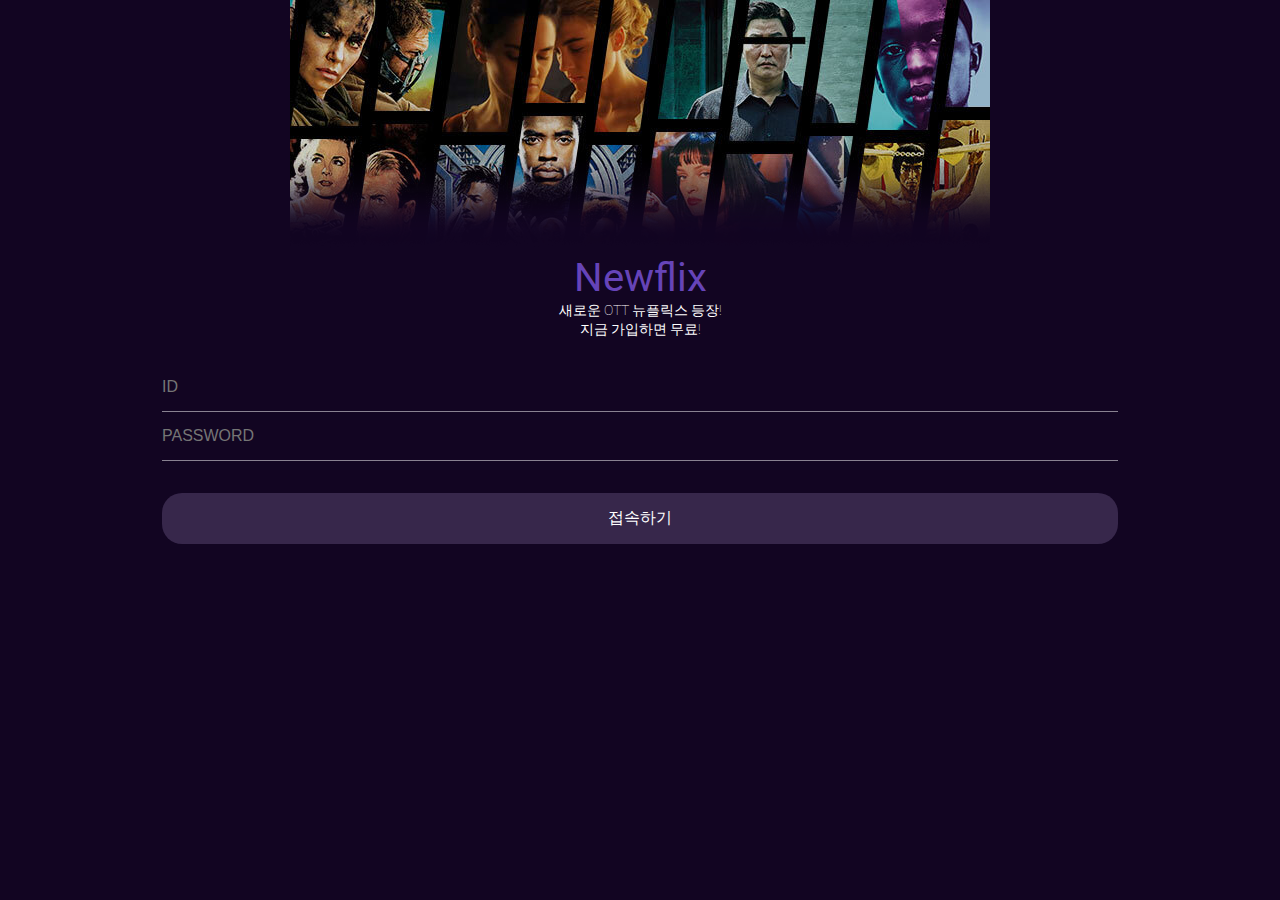
<file: index.html>
<!DOCTYPE html>
<html lang="ko">
<head>
    <meta charset="UTF-8">
    <meta http-equiv="X-UA-Compatible" content="IE=edge">
    <meta name="viewport" content="width=device-width, initial-scale=1.0">
    <title>Newflix</title>
    <link rel="stylesheet" href="./css/login.css" />
</head>
<body>
    <div class="login-title">
        <img src="./img/login-img.png" class="login-img" />
        <h1 class="login-title__maintext">Newflix</h1>
        <p class="login-title__subtext">
          새로운 OTT 뉴플릭스 등장! </br>
          지금 가입하면 무료!
        </p>
      </div>
      <form action="find.html" class="login-form">
        <input
          name="username"
          type="text"
          required
          autocomplete="off"
          placeholder="ID"
        />
        <input
          name="password"
          type="password"
          required
          autocomplete="off"
          placeholder="PASSWORD"
        />
        <input type="submit" value="접속하기" />
      </form>    
</body>
</html>
</file>
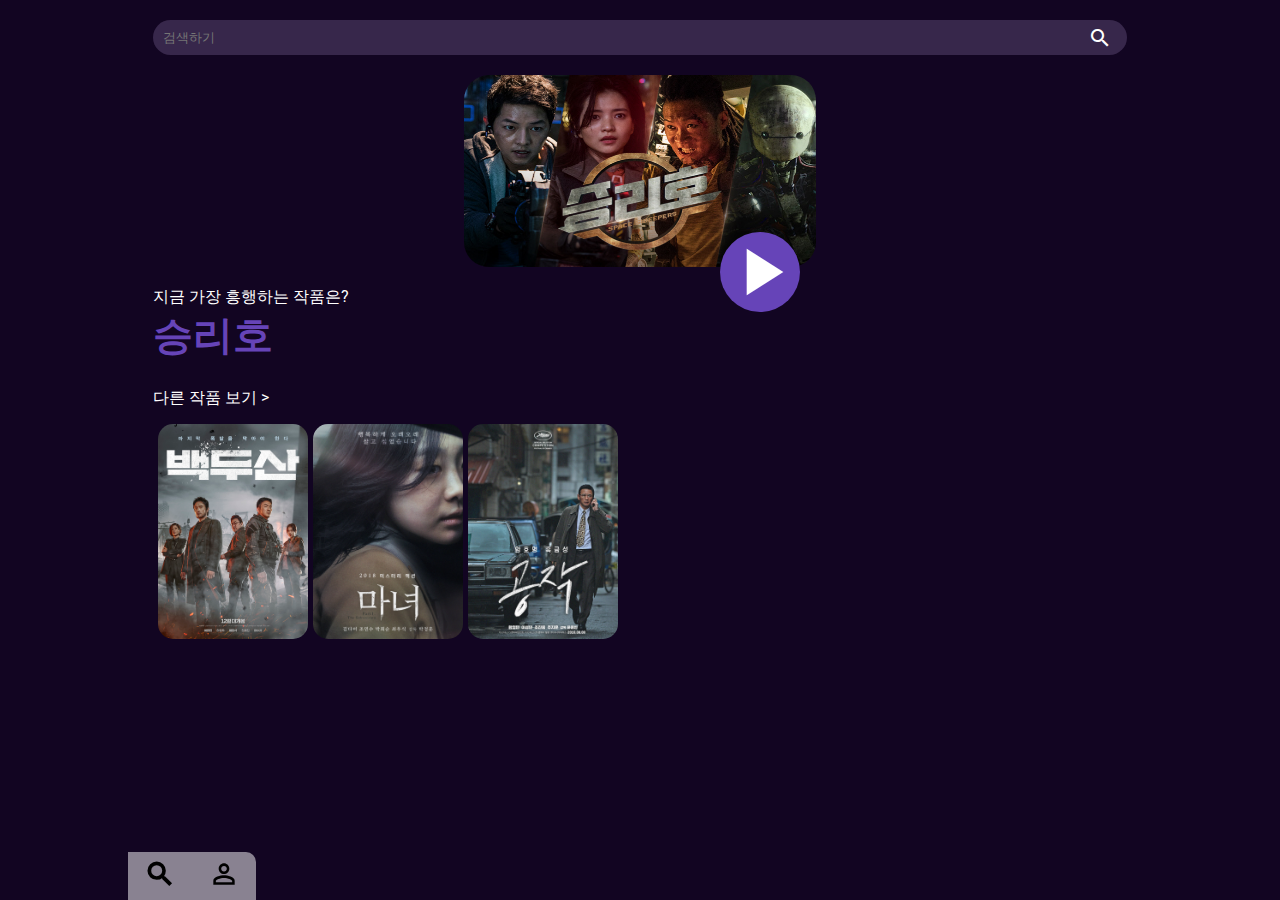
<file: find.html>
<!DOCTYPE html>
<html lang="ko">
<head>
    <meta charset="UTF-8">
    <meta http-equiv="X-UA-Compatible" content="IE=edge">
    <meta name="viewport" content="width=device-width, initial-scale=1.0">
    <title>find movie</title>
    <link rel="stylesheet" href="./css/find.css" />
</head>
<body> 
    <form class="find-search-bar-form display-flex-center position-relative">
      <div class="display-flex-center position-relative">
        <input class="find-search-bar" placeholder="검색하기" />
        <span class="material-icons-outlined"> search </span>
      </div>
    </form>

    <div class="best-movie position-relative">
      <div class="best-movie__img-container">
        <img class="best-movie__img" src="./img/find-bestMovie-img.jpg" />
        <span class="material-icons"> play_arrow </span>
      </div>
      <div class="best-movie__title">
        <p class="best-movie__promotion-text">지금 가장 흥행하는 작품은?</p>
        <span class="best-movie__movie-name">승리호</span>
      </div>
    </div>

    <div class="movie-recommendation">
      <span class="movie-recommendation__title">다른 작품 보기 ></span>
      <ul class="movie-recommendation__imges">
        <li>
          <img src="./img/find-movieRecommendation-01.jpg" />
        </li>
        <li>
          <img src="./img/find-movieRecommendation-02.jpg" />
        </li>
        <li>
          <img src="./img/find-movieRecommendation-03.jpg" />
        </li>
      </ul>
    </div>
    <div class="navigation-bar">
        <a href="find.html">
          <span class="material-icons-outlined find-icon-clicked"> search </span>
        </a>
        <a href="mypage.html">
          <span class="material-icons-outlined"> person_outline </span>
        </a>
      </div>    
</body>
</html>
</file>
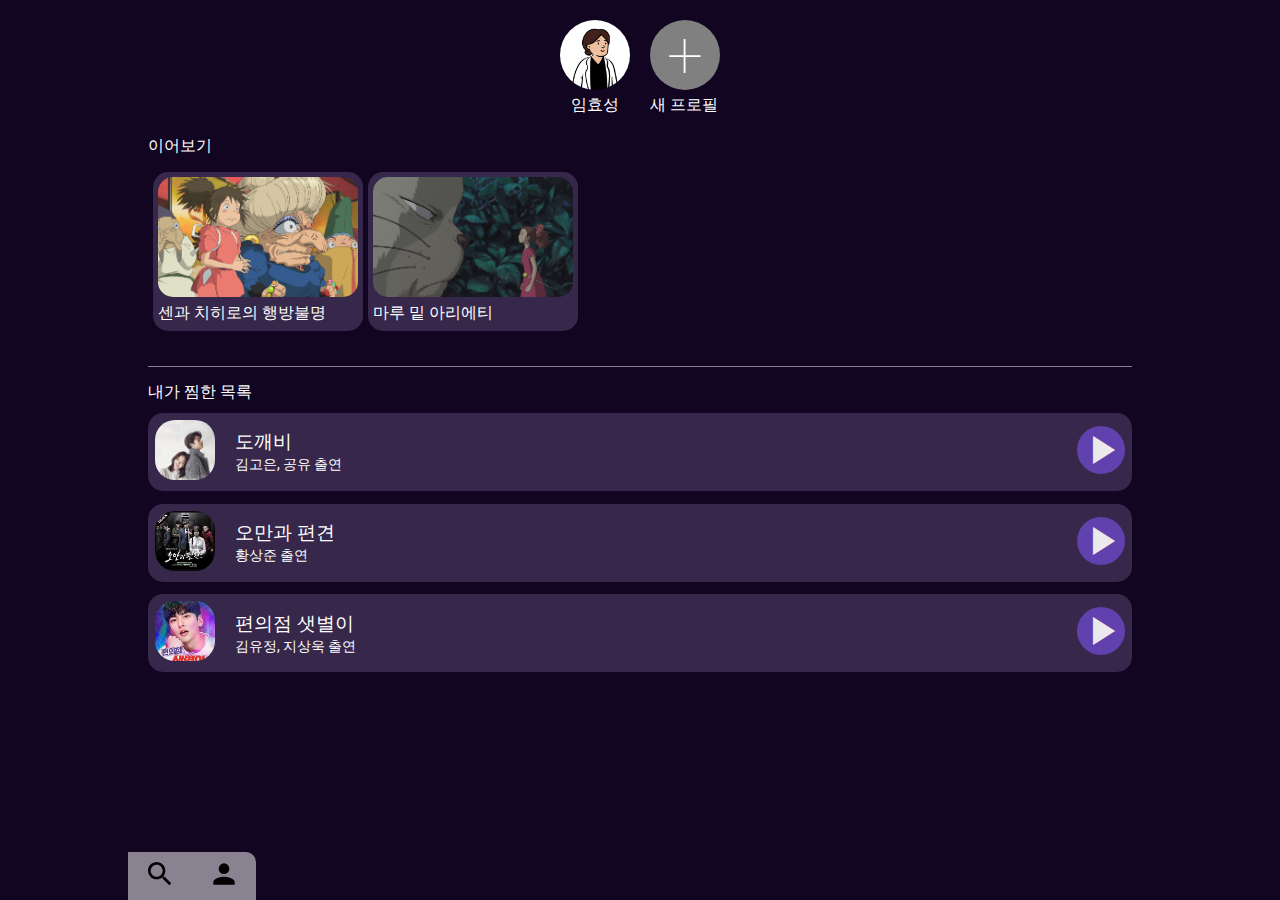
<file: mypage.html>
<!DOCTYPE html>
<html lang="ko">
<head>
    <meta charset="UTF-8">
    <meta http-equiv="X-UA-Compatible" content="IE=edge">
    <meta name="viewport" content="width=device-width, initial-scale=1.0">
    <title>My page</title>
    <link rel="stylesheet" href="./css/mypage.css" />
</head>
<body>
    <div class="display-flex-center">  <!--(4)-->
        <div class="user-component position-relative display-flex-center">  <!--(1)-->
          <img src="./img/mypage-profile.jpg" class="user-component__profile" />
          <div class="user-component__id">임효성</div>
        </div>
        <div class="user-component">
          <div
            class="user-component__profile add-profile-btn display-flex-center"
          > <!--(3)-->
            <span>+</span>
          </div>
          <div class="user-component__id">새 프로필</div>
        </div>
      </div> 

      <div class="continue-watching">
        <p class="continue-watching__header">이어보기</p>
        <ul class="continue-watching__imges">
          <li>
            <div class="continue-watching__card">
              <img src="./img/mypage-continueWatch-01.jpg" />
              <span class="continue-watching__title">센과 치히로의 행방불명</span>
            </div>
          </li>
          <li>
            <div class="continue-watching__card">
              <img src="./img/mypage-continueWatch-02.jpg" />
              <span class="continue-watching__title">마루 밑 아리에티</span>
            </div>
          </li>
        </ul>
      </div>     
      

      <div class="wishlist">
        <p class="wishlist__header">내가 찜한 목록</p>
        <div class="wishlist-container">
          <div class="wishlist-item">
            <div>
              <img src="./img/mypage-wishlist-01.jpg" class="wishlist__img" />
            </div>
            <div class="wishlist-info">
              <span class="wishlist__title">도깨비</span>
              <span class="wishlist__subtitle">김고은, 공유 출연</span>
            </div>
            <div class="wishlist-play-btn">
              <span class="material-icons"> play_arrow </span>
            </div>
          </div>
  
          <div class="wishlist-item">
            <div>
              <img src="./img/mypage-wishlist-02.jpg" class="wishlist__img" />
            </div>
            <div class="wishlist-info">
              <span class="wishlist__title">오만과 편견</span>
              <span class="wishlist__subtitle">황상준 출연</span>
            </div>
            <div class="wishlist-play-btn">
              <span class="material-icons"> play_arrow </span>
            </div>
          </div>
  
          <div class="wishlist-item">
            <div>
              <img src="./img/mypage-wishlist-03.jpg" class="wishlist__img" />
            </div>
            <div class="wishlist-info">
              <span class="wishlist__title">편의점 샛별이</span>
              <span class="wishlist__subtitle">김유정, 지상욱 출연</span>
            </div>
            <div class="wishlist-play-btn">
              <span class="material-icons"> play_arrow </span>
            </div>
          </div>
        </div>
      </div>

      <div class="navigation-bar">
        <a href="find.html">
          <span class="material-icons-outlined"> search </span>
        </a>
        <a href="mypage.html">
          <span class="material-icons"> person </span>
        </a>
      </div>
</body>
</html>
</file>
<file: css/login.css>
@import "./global.css";

html,
body {
  overflow: hidden;
}

.login-title {
    text-align: center;
  }
  .login-title__maintext {
    font-size: 2.5rem;
    color: var(--purple);
  }
  .login-title__subtext {
    font-size: 0.9rem;
    font-weight: 100;
  }
  .login-form {
    display: flex;
    flex-direction: column;
    margin: 1.5rem;
  }
  .login-form input {
    padding: 15px 0;
    margin: 0 10px;
    background-color: var(--background-purple);
    font-size: 1em;
  }
  .login-form input:not([type="submit"]) {
    color: white;
    border-bottom: 1px solid var(--border-color);
    transition: border-color 0.3s ease-in-out;
  }
  .login-form input:focus {
    border-color: white;
  }  
  .login-form input[type="submit"] {
    color: white;
    background-color: var(--darkpurple);
    border-radius: 20px;
    margin-top: 2rem;
    transition: background-color 0.2s ease-in-out;
  }
  .login-form input[type="submit"]:active {
    background-color: var(--purple);
  }
</file>
<file: css/find.css>
@import "./global.css";

.find-search-bar-form {
  padding: 0 25px;
}

.find-search-bar-form div {
  width: 100%;
}
.find-search-bar {
  margin-top: 20px;
  background-color: var(--darkpurple);
  border-radius: 25px;
  width: 100%;
  padding: 10px;
  color: white;
  transition: background-color 0.3s ease-in-out;
}
.find-search-bar:focus {
  background-color: #594374;
}
.find-search-bar-form span {
  position: absolute;
  font: 1rem;
  bottom: 0.3rem;
  right: 15px;
}

.best-movie__img-container {
  padding: 0 20px;
  margin: 20px 0;
  display: flex;
  justify-content: center;
}
.best-movie__img {
  width: 22rem;
  height: 12rem;
  border-radius: 25px;
}
.best-movie__img-container span {
  position: absolute;
  background-color: var(--purple);
  border-radius: 50%;
  left: calc(50% + 5rem);
  font-size: 5rem;
  bottom: 3.2rem;
}
.best-movie__title {
  padding-left: 25px;
}
.best-movie__promotion-title {
  font-size: 14px;
}
.best-movie__movie-name {
  color: var(--purple);
  font-size: 40px;
  font-weight: 600;
}

.movie-recommendation {
  margin: 25px 0;
  padding: 0 25px;
}
.movie-recommendation__imges {
  margin-top: 15px;
  list-style: none;
  display: flex;
  overflow-x: auto;
}
.movie-recommendation__imges li {
  margin-left: 5px;
}
.movie-recommendation__imges img {
  width: 150px;
  border-radius: 15px;
}
</file>
<file: css/mypage.css>
@import "./global.css";

.user-component {
    padding: 20px 10px;
    flex-direction: column;
  }
  .user-component__profile {
    width: 70px;
    height: 70px;
    border-radius: 50%;
  }
  .user-component__id {
    padding-top: 0.3rem;
    font-size: 1rem;
  }
  .add-profile-btn {
    background-color: gray;
    width: 70px;
    height: 70px;
    font-size: 4rem;
    font-weight: 100;
    color: white;
  }


  .continue-watching__imges img {
    width: 200px;
    height: 120px;
    border-radius: 15px;
    object-fit: cover;
  }
  .continue-watching {
    margin-bottom: 25px;
    padding: 0 20px;
    padding-bottom: 10px;
  }
  .continue-watching__imges {
    list-style: none;
    display: flex;
    overflow-x: auto;
  }
  .continue-watching__card {
    background-color: var(--darkpurple);
    padding: 5px;
    border-radius: 15px;
  }
  .continue-watching__header {
    margin-bottom: 15px;
  }
  .continue-watching__imges li {
    margin-left: 5px;
  }
  .continue-watching__title {
    display: block;
    margin: 2px 0;
  }  


  .wishlist__img {
    width: 60px;
    height: 60px;
    border-radius: 20px;
  }
  .wishlist__header {
    border-top: 1px solid var(--border-color);
    padding-top: 15px;
    margin-bottom: 10px;
  }
  .wishlist-item {
    margin-bottom: 0.8rem;
    display: flex;
    align-items: center;
    justify-content: space-between;
    background-color: var(--darkpurple);
    padding: 7px;
    border-radius: 15px;
  }
  .wishlist-info {
    display: flex;
    flex-direction: column;
    width: 100%;
    padding-left: 20px;
  }
  .wishlist-info {
    display: flex;
    flex-direction: column;
    width: 100%;
    padding-left: 20px;
  }
  .wishlist__title {
    font-size: 1.2rem;
  }
  .wishlist__subtitle {
    font-size: 0.9rem;
  }
  .wishlist-play-btn span {
    background-color: var(--purple);
    border-radius: 50%;
    opacity: 0.9;
    font-size: 3rem;
  }
  .wishlist {
    padding: 0 20px 10px 20px;
  }
</file>
